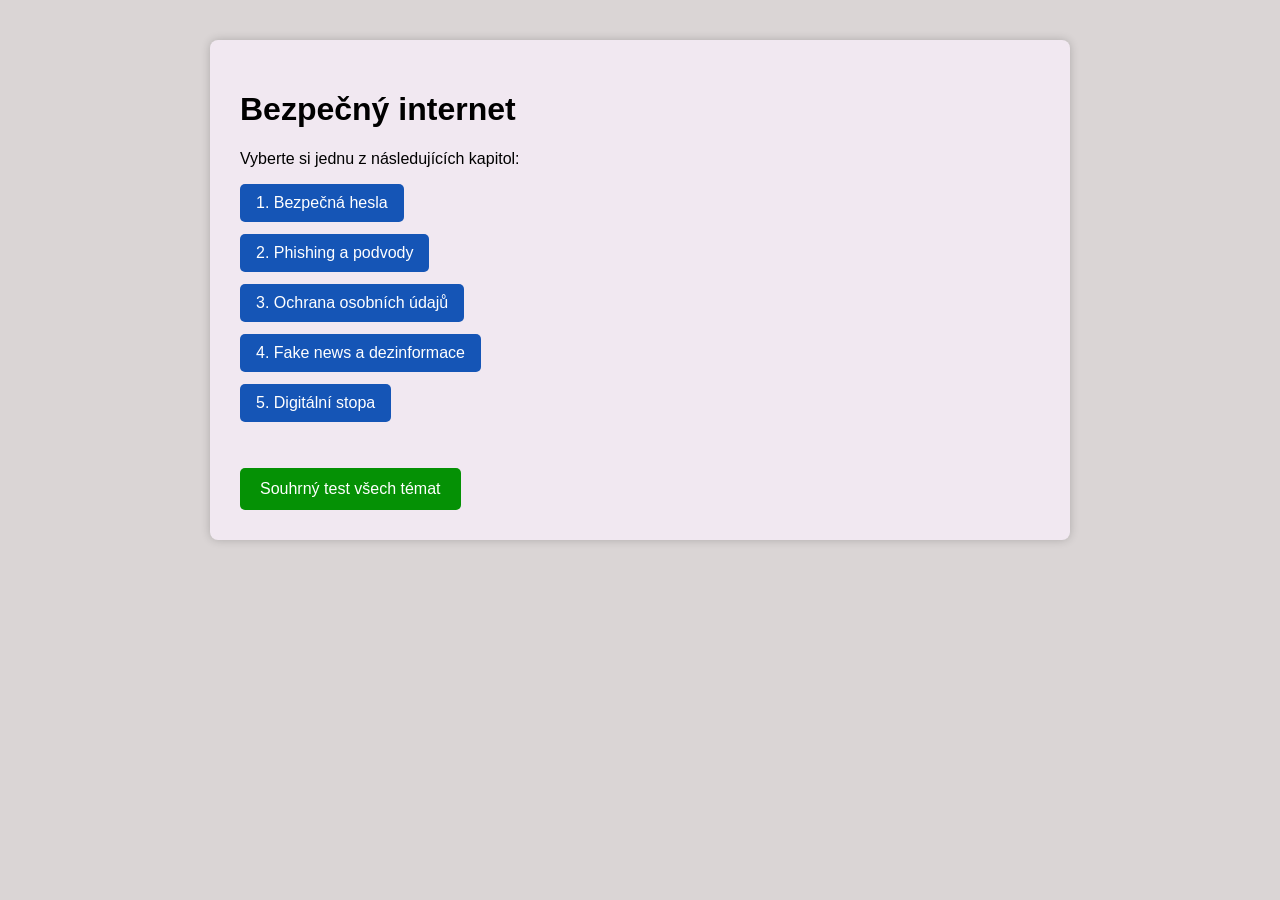
<file: index.html>
<!DOCTYPE html>
<html lang="cs">
<head>
    <meta charset="UTF-8">
    <title>Bezpečný internet</title>
    <link rel="stylesheet" href="style.css">
</head>
<body>
    <div class="card">
        <h1>Bezpečný internet</h1>
        <p>Vyberte si jednu z následujících kapitol:</p>

        <ul>
            <li><a href="tema1.html">1. Bezpečná hesla</a></li>
            <li><a href="tema2.html">2. Phishing a podvody</a></li>
            <li><a href="tema3.html">3. Ochrana osobních údajů</a></li>
            <li><a href="tema4.html">4. Fake news a dezinformace</a></li>
            <li><a href="tema5.html">5. Digitální stopa</a></li>
        </ul>
        <a href="test.html?tema=vse" class="test-button">
        Souhrný test všech témat
        </a>

    </div>
</body>
</html>
</file>
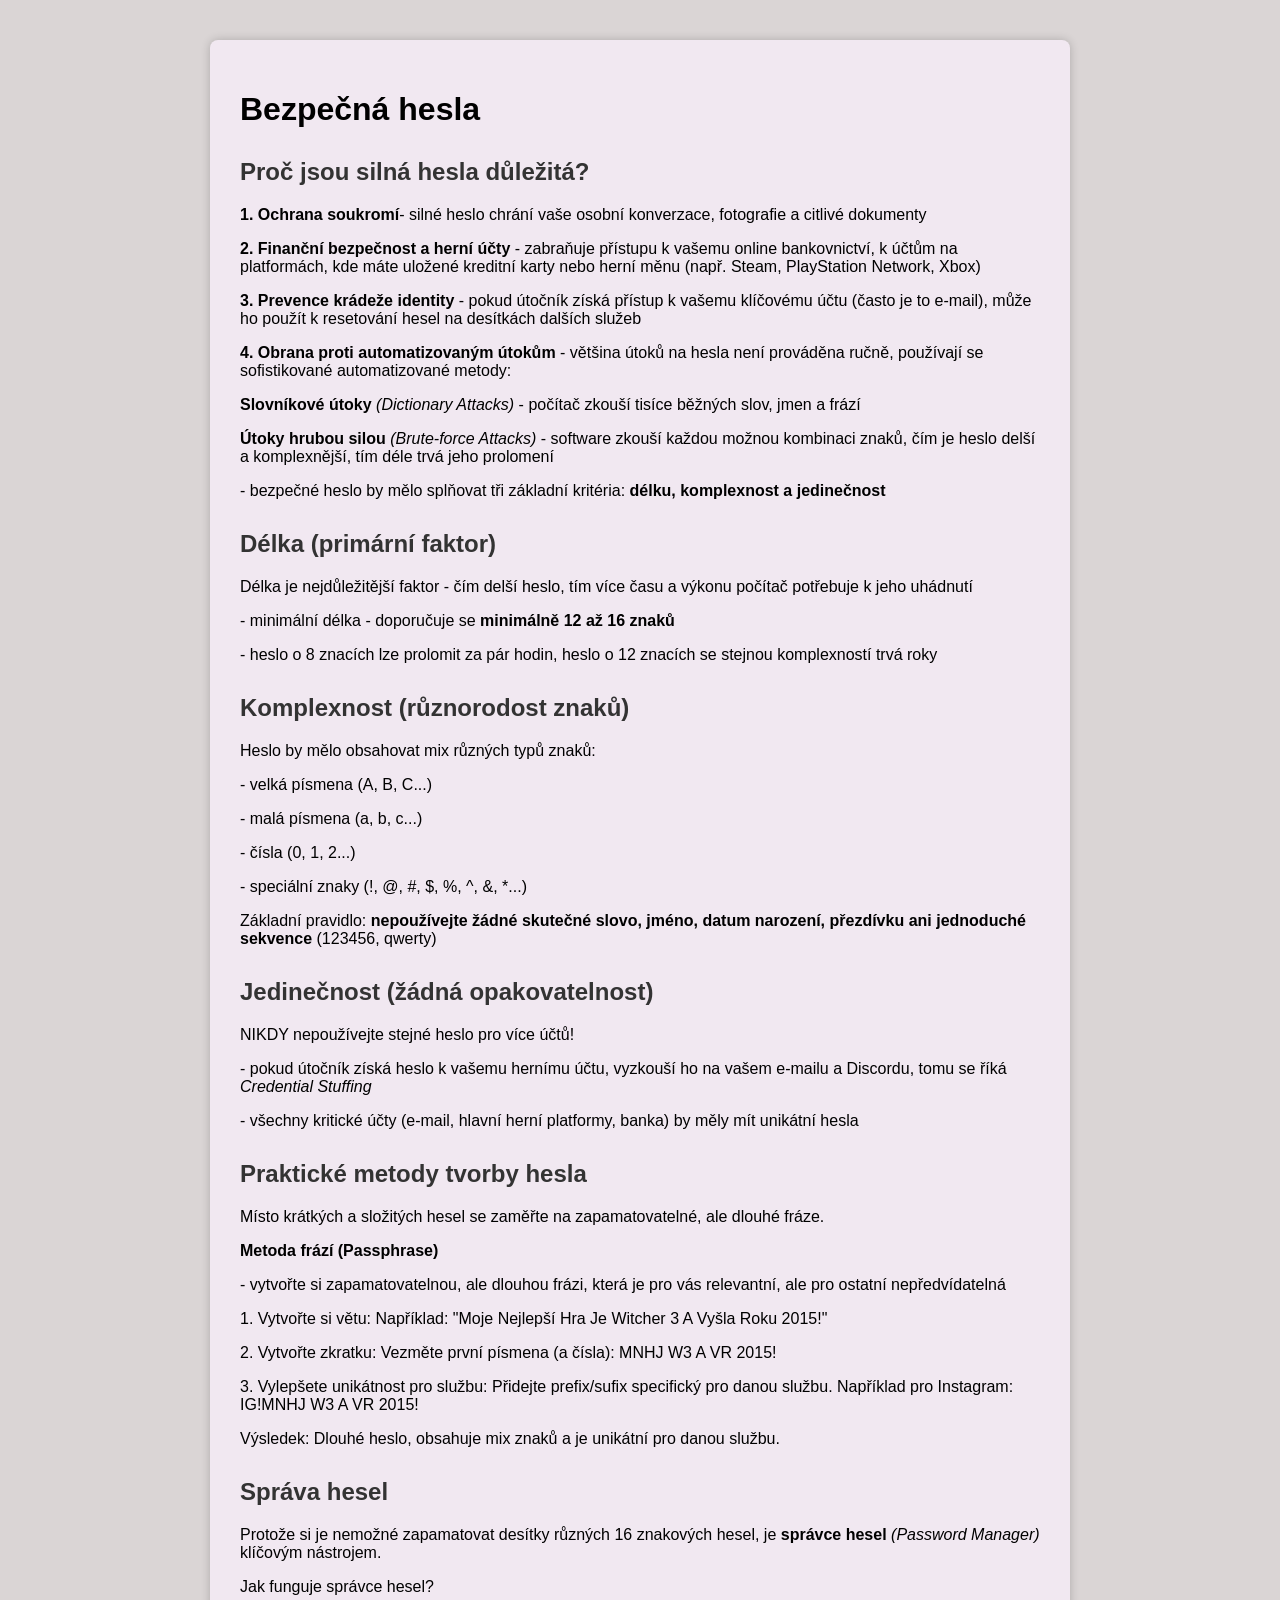
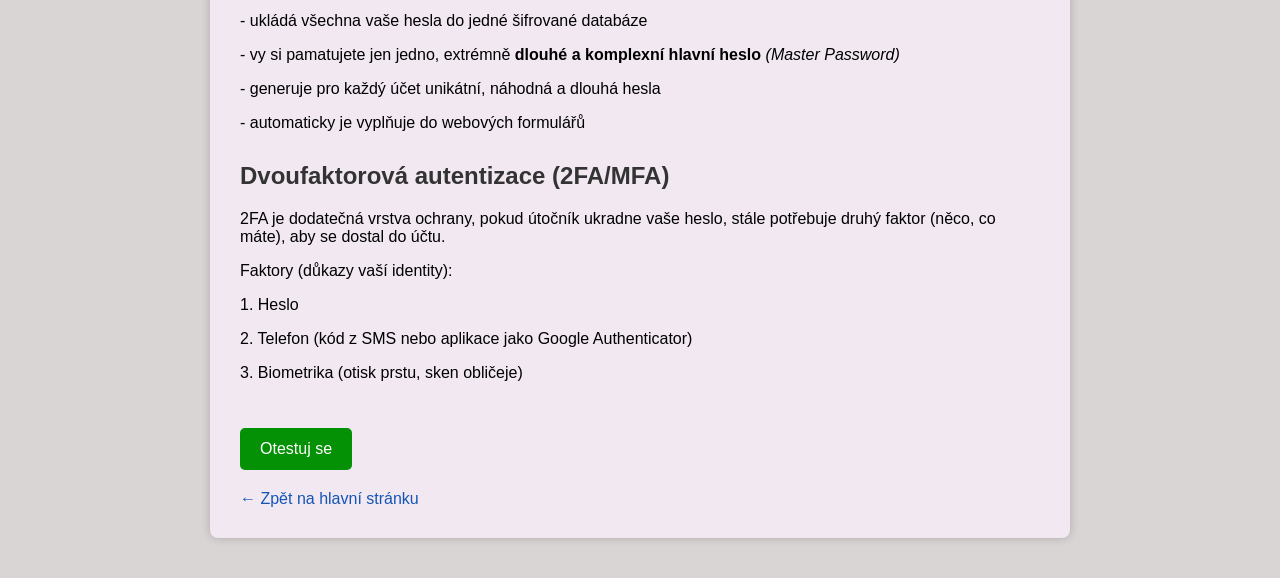
<file: tema1.html>
<!DOCTYPE html>
<html lang="cs">
<head>
    <meta charset="UTF-8">
    <title>Bezpečná hesla</title>
    <link rel="stylesheet" href="style.css">
</head>
<body>
    <div class="card">
        <h1>Bezpečná hesla</h1>

       <h2>Proč jsou silná hesla důležitá?</h2>
<p>
<b>1. Ochrana soukromí</b>- silné heslo chrání vaše osobní konverzace, fotografie a citlivé dokumenty 
</p>
<p>
<b>2. Finanční bezpečnost a herní účty</b> - zabraňuje přístupu k vašemu online bankovnictví, k účtům na platformách, kde máte uložené kreditní karty nebo herní měnu (např. Steam, PlayStation Network, Xbox)
</p>
<p>
<b>3. Prevence krádeže identity</b> - pokud útočník získá přístup k vašemu klíčovému účtu (často je to e-mail), může ho použít k resetování hesel na desítkách dalších služeb
</p>
<p>
<b>4. Obrana proti automatizovaným útokům</b> - většina útoků na hesla není prováděna ručně, používají se sofistikované automatizované metody:
</p>
<p>
<b>Slovníkové útoky</b> <i>(Dictionary Attacks)</i> - počítač zkouší tisíce běžných slov, jmen a frází
</p>
<p>
<b>Útoky hrubou silou</b> <i>(Brute-force Attacks)</i> - software zkouší každou možnou kombinaci znaků, čím je heslo delší a komplexnější, tím déle trvá jeho prolomení
</p>
<p>
 - bezpečné heslo by mělo splňovat tři základní kritéria: <b>délku, komplexnost a jedinečnost</b>
</p>

<h2>Délka (primární faktor)</h2>
<p>
Délka je nejdůležitější faktor - čím delší heslo, tím více času a výkonu počítač potřebuje k jeho uhádnutí
</p>
<p>
 - minimální délka - doporučuje se <b>minimálně 12 až 16 znaků</b>
</p>
<p>
 - heslo o 8 znacích lze prolomit za pár hodin, heslo o 12 znacích se stejnou komplexností trvá roky
</p>

<h2>Komplexnost (různorodost znaků)</h2>
<p>
Heslo by mělo obsahovat mix různých typů znaků:
</p>
<p>
 - velká písmena (A, B, C...)
</p>
<p>
 - malá písmena (a, b, c...)
</p>
<p>
 - čísla (0, 1, 2...)
</p>
<p>
 - speciální znaky (!, @, #, $, %, ^, &, *...)
</p>
<p>
Základní pravidlo: <b>nepoužívejte žádné skutečné slovo, jméno, datum narození, přezdívku ani jednoduché sekvence</b> (123456, qwerty)
</p>

<h2>Jedinečnost (žádná opakovatelnost)</h2>
<p>
NIKDY nepoužívejte stejné heslo pro více účtů!
</p>
<p>
 - pokud útočník získá heslo k vašemu hernímu účtu, vyzkouší ho na vašem e-mailu a Discordu, tomu se říká <i>Credential Stuffing</i>
</p>
<p>
 - všechny kritické účty (e-mail, hlavní herní platformy, banka) by měly mít unikátní hesla
</p>

<h2>Praktické metody tvorby hesla</h2>
<p>
Místo krátkých a složitých hesel se zaměřte na zapamatovatelné, ale dlouhé fráze.
</p>
<p>
<b>Metoda frází (Passphrase)</b>
</p>
<p>
 - vytvořte si zapamatovatelnou, ale dlouhou frázi, která je pro vás relevantní, ale pro ostatní nepředvídatelná
</p>
<p>
1. Vytvořte si větu: Například: "Moje Nejlepší Hra Je Witcher 3 A Vyšla Roku 2015!"
</p>
<p>
2. Vytvořte zkratku: Vezměte první písmena (a čísla): MNHJ W3 A VR 2015!
</p>
<p>
3. Vylepšete unikátnost pro službu: Přidejte prefix/sufix specifický pro danou službu. Například pro Instagram: IG!MNHJ W3 A VR 2015!
</p>
<p>
Výsledek: Dlouhé heslo, obsahuje mix znaků a je unikátní pro danou službu.
</p>

<h2>Správa hesel</h2>
<p>
Protože si je nemožné zapamatovat desítky různých 16 znakových hesel, je <b>správce hesel</b> <i>(Password Manager)</i> klíčovým nástrojem.
</p>
<p>
Jak funguje správce hesel?
</p>
<p>
 - ukládá všechna vaše hesla do jedné šifrované databáze
</p>
<p>
 - vy si pamatujete jen jedno, extrémně <b>dlouhé a komplexní hlavní heslo</b> <i>(Master Password)</i>
</p>
<p>
 - generuje pro každý účet unikátní, náhodná a dlouhá hesla
</p>
<p>
 - automaticky je vyplňuje do webových formulářů
</p>

<h2>Dvoufaktorová autentizace (2FA/MFA)</h2>
<p>
2FA je dodatečná vrstva ochrany, pokud útočník ukradne vaše heslo, stále potřebuje druhý faktor (něco, co máte), aby se dostal do účtu.
</p>
<p>
Faktory (důkazy vaší identity):
</p>
<p>
1. Heslo
</p>
<p>
2. Telefon (kód z SMS nebo aplikace jako Google Authenticator)
</p>
<p>
3. Biometrika (otisk prstu, sken obličeje)
</p>
<a href="test.html?tema=hesla" class="test-button">Otestuj se</a>
<br>
<a href="index.html" class="back-link">← Zpět na hlavní stránku</a>
    </div>
</body>

</html>
</file>
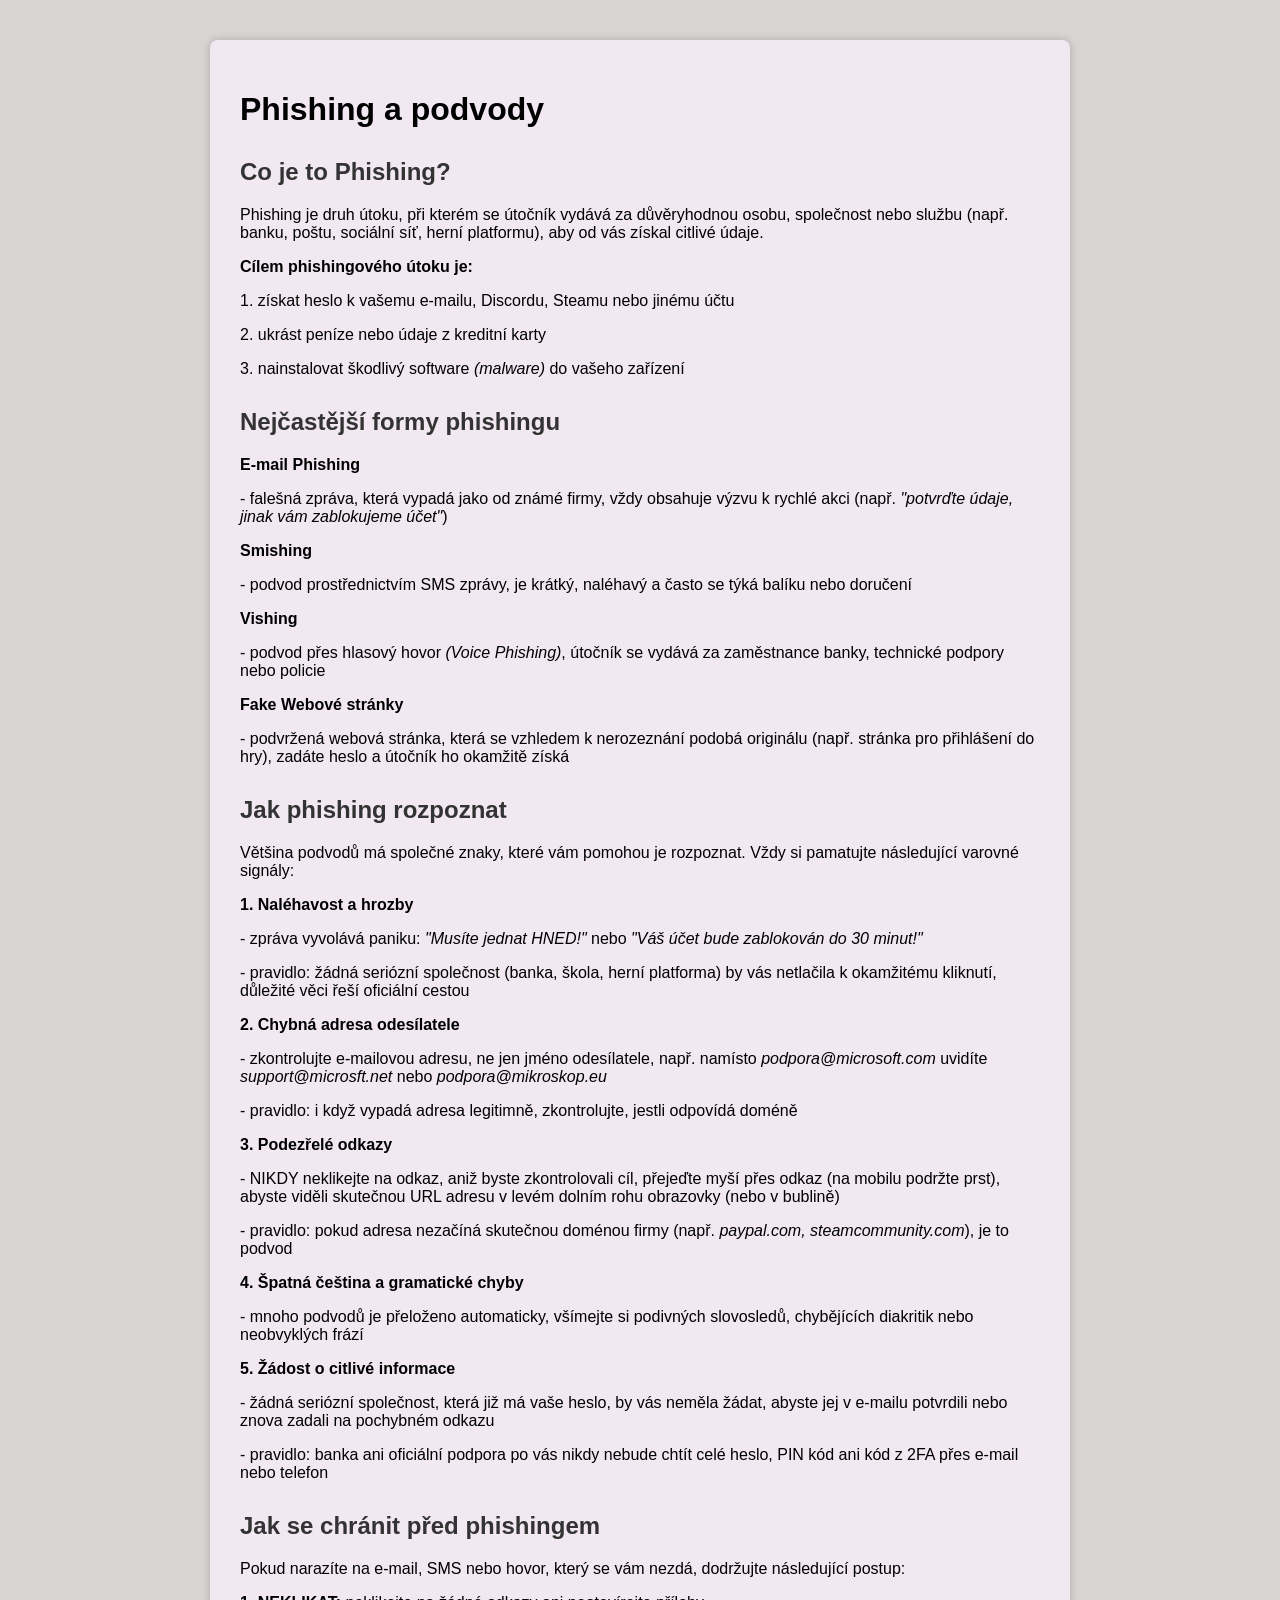
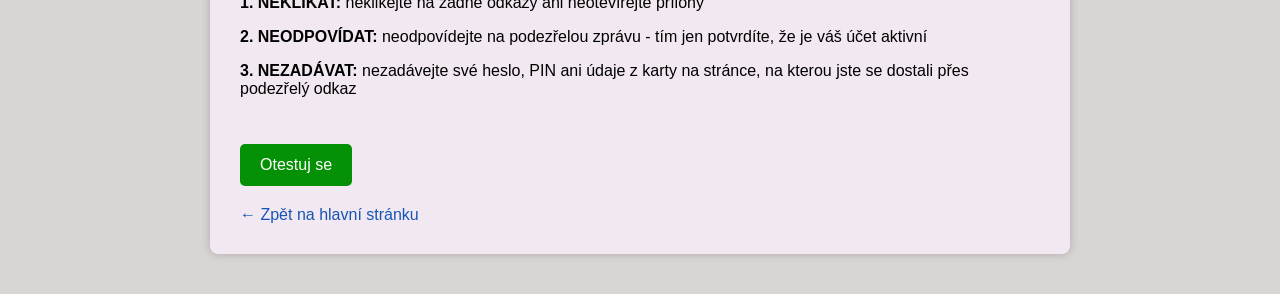
<file: tema2.html>
<!DOCTYPE html>
<html lang="cs">
<head>
    <meta charset="UTF-8">
    <title>Phishing a podvody</title>
    <link rel="stylesheet" href="style.css">
</head>
<body>
    <div class="card">
        <h1>Phishing a podvody</h1>

<h2>Co je to Phishing?</h2>
<p>
Phishing je druh útoku, při kterém se útočník vydává za důvěryhodnou osobu, společnost nebo službu (např. banku, poštu, sociální síť, herní platformu), aby od vás získal citlivé údaje.
</p>
<p>
<b>Cílem phishingového útoku je:</b>
</p>
<p>
1. získat heslo k vašemu e-mailu, Discordu, Steamu nebo jinému účtu
</p>
<p>
2. ukrást peníze nebo údaje z kreditní karty
</p>
<p>
3. nainstalovat škodlivý software <i>(malware)</i> do vašeho zařízení
</p>

<h2>Nejčastější formy phishingu</h2>
<p>
<b>E-mail Phishing</b>
</p>
<p>
 - falešná zpráva, která vypadá jako od známé firmy, vždy obsahuje výzvu k rychlé akci (např. <i>"potvrďte údaje, jinak vám zablokujeme účet"</i>)
</p>
<p>
<b>Smishing</b>
</p>
<p>
 - podvod prostřednictvím SMS zprávy, je krátký, naléhavý a často se týká balíku nebo doručení
</p>
<p>
<b>Vishing</b>  
</p>
<p>
 - podvod přes hlasový hovor <i>(Voice Phishing)</i>, útočník se vydává za zaměstnance banky, technické podpory nebo policie
</p>
<p>
<b>Fake Webové stránky</b>
</p>
<p>
 - podvržená webová stránka, která se vzhledem k nerozeznání podobá originálu (např. stránka pro přihlášení do hry), zadáte heslo a útočník ho okamžitě získá
</p>

<h2>Jak phishing rozpoznat</h2>
<p>
Většina podvodů má společné znaky, které vám pomohou je rozpoznat. Vždy si pamatujte následující varovné signály:
</p>
<p>
<b>1. Naléhavost a hrozby</b>
</p>
<p>
 - zpráva vyvolává paniku: <i>"Musíte jednat HNED!"</i> nebo <i>"Váš účet bude zablokován do 30 minut!"</i>
</p>
<p>
 - pravidlo: žádná seriózní společnost (banka, škola, herní platforma) by vás netlačila k okamžitému kliknutí, důležité věci řeší oficiální cestou
</p>
<p>
<b>2. Chybná adresa odesílatele</b>
</p>
<p>
 - zkontrolujte e-mailovou adresu, ne jen jméno odesílatele, např. namísto <i>podpora@microsoft.com</i> uvidíte <i>support@microsft.net</i> nebo <i>podpora@mikroskop.eu</i>
</p>
<p>
 - pravidlo: i když vypadá adresa legitimně, zkontrolujte, jestli odpovídá doméně
</p>
<p>
<b>3. Podezřelé odkazy</b>
</p>
<p>
 - NIKDY neklikejte na odkaz, aniž byste zkontrolovali cíl, přejeďte myší přes odkaz (na mobilu podržte prst), abyste viděli skutečnou URL adresu v levém dolním rohu obrazovky (nebo v bublině)
</p>
<p>
 - pravidlo: pokud adresa nezačíná skutečnou doménou firmy (např. <i>paypal.com, steamcommunity.com</i>), je to podvod
</p>
<p>
<b>4. Špatná čeština a gramatické chyby</b>
</p>
<p>
 - mnoho podvodů je přeloženo automaticky, všímejte si podivných slovosledů, chybějících diakritik nebo neobvyklých frází
</p>
<p>
<b>5. Žádost o citlivé informace</b>
</p>
<p>
 - žádná seriózní společnost, která již má vaše heslo, by vás neměla žádat, abyste jej v e-mailu potvrdili nebo znova zadali na pochybném odkazu
</p>
<p>
 - pravidlo: banka ani oficiální podpora po vás nikdy nebude chtít celé heslo, PIN kód ani kód z 2FA přes e-mail nebo telefon
</p>

<h2>Jak se chránit před phishingem</h2>
<p>
Pokud narazíte na e-mail, SMS nebo hovor, který se vám nezdá, dodržujte následující postup:
</p>
<p>
<b>1. NEKLIKAT:</b> neklikejte na žádné odkazy ani neotevírejte přílohy
</p>
<p>
<b>2. NEODPOVÍDAT:</b> neodpovídejte na podezřelou zprávu - tím jen potvrdíte, že je váš účet aktivní
</p>
<p>
<b>3. NEZADÁVAT:</b> nezadávejte své heslo, PIN ani údaje z karty na stránce, na kterou jste se dostali přes podezřelý odkaz
        </p>
<a href="test.html?tema=phishing" class="test-button">Otestuj se</a>
<br>
        <a href="index.html" class="back-link">← Zpět na hlavní stránku</a>
    </div>
</body>
</html>
</file>
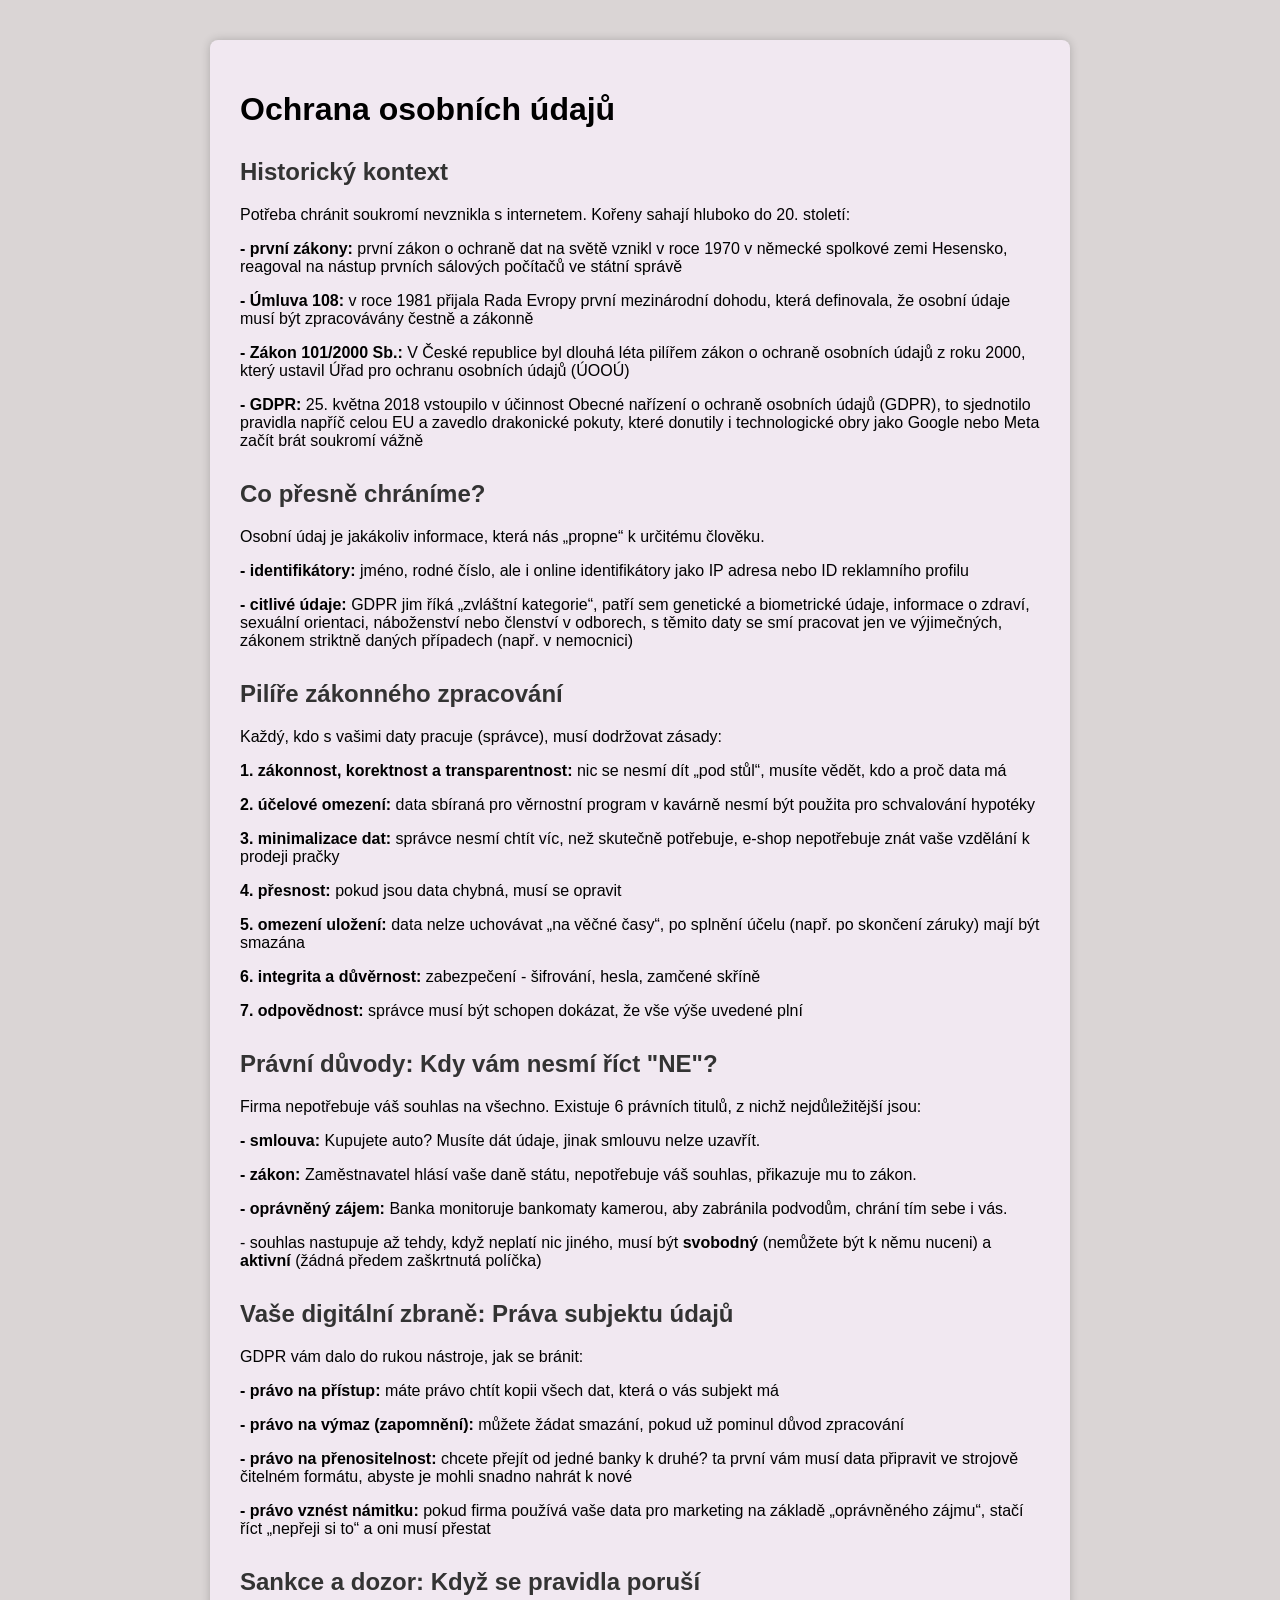
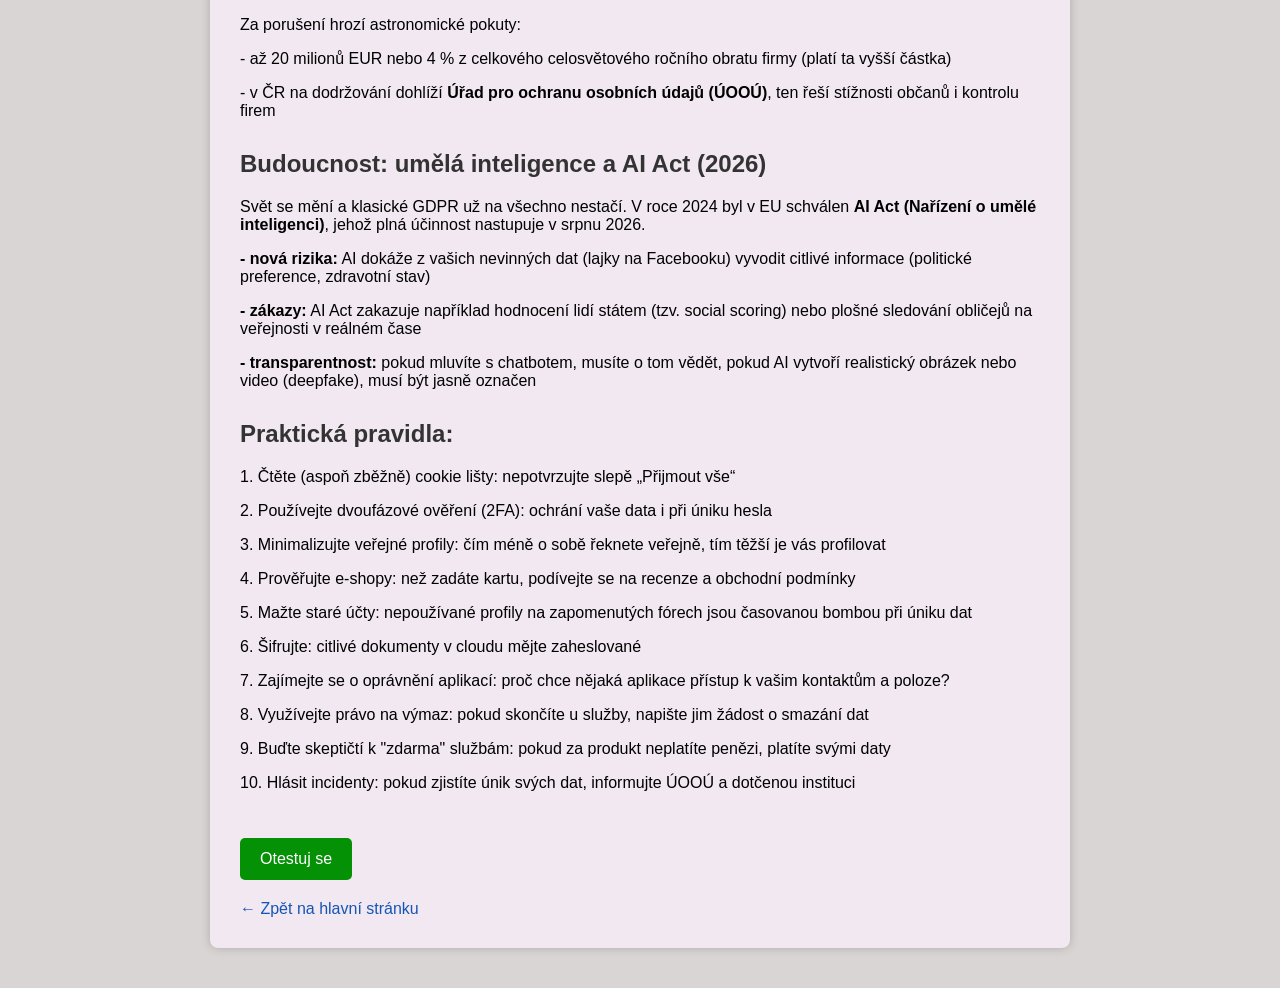
<file: tema3.html>
<!DOCTYPE html>
<html lang="cs">
<head>
    <meta charset="UTF-8">
    <title>Ochrana osobních údajů</title>
    <link rel="stylesheet" href="style.css">
</head>
<body>
    <div class="card">
        <h1>Ochrana osobních údajů</h1>

<h2>Historický kontext</h2>
<p>
Potřeba chránit soukromí nevznikla s internetem. Kořeny sahají hluboko do 20. století:
</p>
<p>
 <b>- první zákony:</b> první zákon o ochraně dat na světě vznikl v roce 1970 v německé spolkové zemi Hesensko, reagoval na nástup prvních sálových počítačů ve státní správě
</p>
<p>
<b>- Úmluva 108:</b> v roce 1981 přijala Rada Evropy první mezinárodní dohodu, která definovala, že osobní údaje musí být zpracovávány čestně a zákonně
</p>
<p>
 <b>- Zákon 101/2000 Sb.:</b> V České republice byl dlouhá léta pilířem zákon o ochraně osobních údajů z roku 2000, který ustavil Úřad pro ochranu osobních údajů (ÚOOÚ)
</p>
<p>
 <b>- GDPR:</b> 25. května 2018 vstoupilo v účinnost Obecné nařízení o ochraně osobních údajů (GDPR), to sjednotilo pravidla napříč celou EU a zavedlo drakonické pokuty, které donutily i technologické obry jako Google nebo Meta začít brát soukromí vážně
</p>

<h2>Co přesně chráníme?</h2>
<p>
Osobní údaj je jakákoliv informace, která nás „propne“ k určitému člověku.
</p>
<p>
 <b>- identifikátory:</b> jméno, rodné číslo, ale i online identifikátory jako IP adresa nebo ID reklamního profilu
</p>
<p>
 <b>- citlivé údaje:</b> GDPR jim říká „zvláštní kategorie“, patří sem genetické a biometrické údaje, informace o zdraví, sexuální orientaci, náboženství nebo členství v odborech, s těmito daty se smí pracovat jen ve výjimečných, zákonem striktně daných případech (např. v nemocnici)
</p>

<h2>Pilíře zákonného zpracování</h2>
<p>
Každý, kdo s vašimi daty pracuje (správce), musí dodržovat zásady:
</p>
<p>
<b>1. zákonnost, korektnost a transparentnost:</b> nic se nesmí dít „pod stůl“, musíte vědět, kdo a proč data má
</p>
<p>
<b>2. účelové omezení:</b> data sbíraná pro věrnostní program v kavárně nesmí být použita pro schvalování hypotéky
</p>
<p>
<b>3. minimalizace dat:</b> správce nesmí chtít víc, než skutečně potřebuje, e-shop nepotřebuje znát vaše vzdělání k prodeji pračky
</p>
<p>
<b>4. přesnost:</b> pokud jsou data chybná, musí se opravit
</p>
<p>
<b>5. omezení uložení:</b> data nelze uchovávat „na věčné časy“, po splnění účelu (např. po skončení záruky) mají být smazána
</p>
<p>
<b>6. integrita a důvěrnost:</b> zabezpečení - šifrování, hesla, zamčené skříně
</p>
<p>
<b>7. odpovědnost:</b> správce musí být schopen dokázat, že vše výše uvedené plní
</p>

<h2>Právní důvody: Kdy vám nesmí říct "NE"?</h2>
<p>
Firma nepotřebuje váš souhlas na všechno. Existuje 6 právních titulů, z nichž nejdůležitější jsou:
</p>
<p>
 <b>- smlouva:</b> Kupujete auto? Musíte dát údaje, jinak smlouvu nelze uzavřít.
</p>
<p>
 <b>- zákon:</b> Zaměstnavatel hlásí vaše daně státu, nepotřebuje váš souhlas, přikazuje mu to zákon.
</p>
<p>
 <b>- oprávněný zájem:</b> Banka monitoruje bankomaty kamerou, aby zabránila podvodům, chrání tím sebe i vás.
</p>
<p>
 - souhlas nastupuje až tehdy, když neplatí nic jiného, musí být <b>svobodný</b> (nemůžete být k němu nuceni) a <b>aktivní</b> (žádná předem zaškrtnutá políčka)
</p>

<h2>Vaše digitální zbraně: Práva subjektu údajů</h2>
<p>
GDPR vám dalo do rukou nástroje, jak se bránit:
</p>
<p>
<b> - právo na přístup:</b> máte právo chtít kopii všech dat, která o vás subjekt má
</p>
<p>
 <b>- právo na výmaz (zapomnění):</b> můžete žádat smazání, pokud už pominul důvod zpracování
</p>
<p>
 <b>- právo na přenositelnost:</b> chcete přejít od jedné banky k druhé? ta první vám musí data připravit ve strojově čitelném formátu, abyste je mohli snadno nahrát k nové
</p>
<p>
 <b>- právo vznést námitku:</b> pokud firma používá vaše data pro marketing na základě „oprávněného zájmu“, stačí říct „nepřeji si to“ a oni musí přestat
</p>

<h2>Sankce a dozor: Když se pravidla poruší</h2>
<p>
Za porušení hrozí astronomické pokuty:
</p>
<p>
 - až 20 milionů EUR nebo 4 % z celkového celosvětového ročního obratu firmy (platí ta vyšší částka)
</p>
<p>
 - v ČR na dodržování dohlíží <b>Úřad pro ochranu osobních údajů (ÚOOÚ)</b>, ten řeší stížnosti občanů i kontrolu firem
</p>

<h2>Budoucnost: umělá inteligence a AI Act (2026)</h2>
<p>
Svět se mění a klasické GDPR už na všechno nestačí. V roce 2024 byl v EU schválen <b>AI Act (Nařízení o umělé inteligenci)</b>, jehož plná účinnost nastupuje v srpnu 2026.
</p>
<p>
 <b>- nová rizika:</b> AI dokáže z vašich nevinných dat (lajky na Facebooku) vyvodit citlivé informace (politické preference, zdravotní stav)
</p>
<p>
<b> - zákazy:</b> AI Act zakazuje například hodnocení lidí státem (tzv. social scoring) nebo plošné sledování obličejů na veřejnosti v reálném čase
</p>
<p>
 <b>- transparentnost:</b> pokud mluvíte s chatbotem, musíte o tom vědět, pokud AI vytvoří realistický obrázek nebo video (deepfake), musí být jasně označen
</p>

<h2>Praktická pravidla:</h2>
<p>
1. Čtěte (aspoň zběžně) cookie lišty: nepotvrzujte slepě „Přijmout vše“
</p>
<p>
2. Používejte dvoufázové ověření (2FA): ochrání vaše data i při úniku hesla
</p>
<p>
3. Minimalizujte veřejné profily: čím méně o sobě řeknete veřejně, tím těžší je vás profilovat
</p>
<p>
4. Prověřujte e-shopy: než zadáte kartu, podívejte se na recenze a obchodní podmínky
</p>
<p>
5. Mažte staré účty: nepoužívané profily na zapomenutých fórech jsou časovanou bombou při úniku dat
</p>
<p>
6. Šifrujte: citlivé dokumenty v cloudu mějte zaheslované
</p>
<p>
7. Zajímejte se o oprávnění aplikací: proč chce nějaká aplikace přístup k vašim kontaktům a poloze?
</p>
<p>
8. Využívejte právo na výmaz: pokud skončíte u služby, napište jim žádost o smazání dat
</p>
<p>
9. Buďte skeptičtí k "zdarma" službám: pokud za produkt neplatíte penězi, platíte svými daty
</p>
<p>
10. Hlásit incidenty: pokud zjistíte únik svých dat, informujte ÚOOÚ a dotčenou instituci
        </p>
<a href="test.html?tema=ochrana" class="test-button">Otestuj se</a>
<br>
        <a href="index.html" class="back-link">← Zpět na hlavní stránku</a>
    </div>
</body>
</html>
</file>
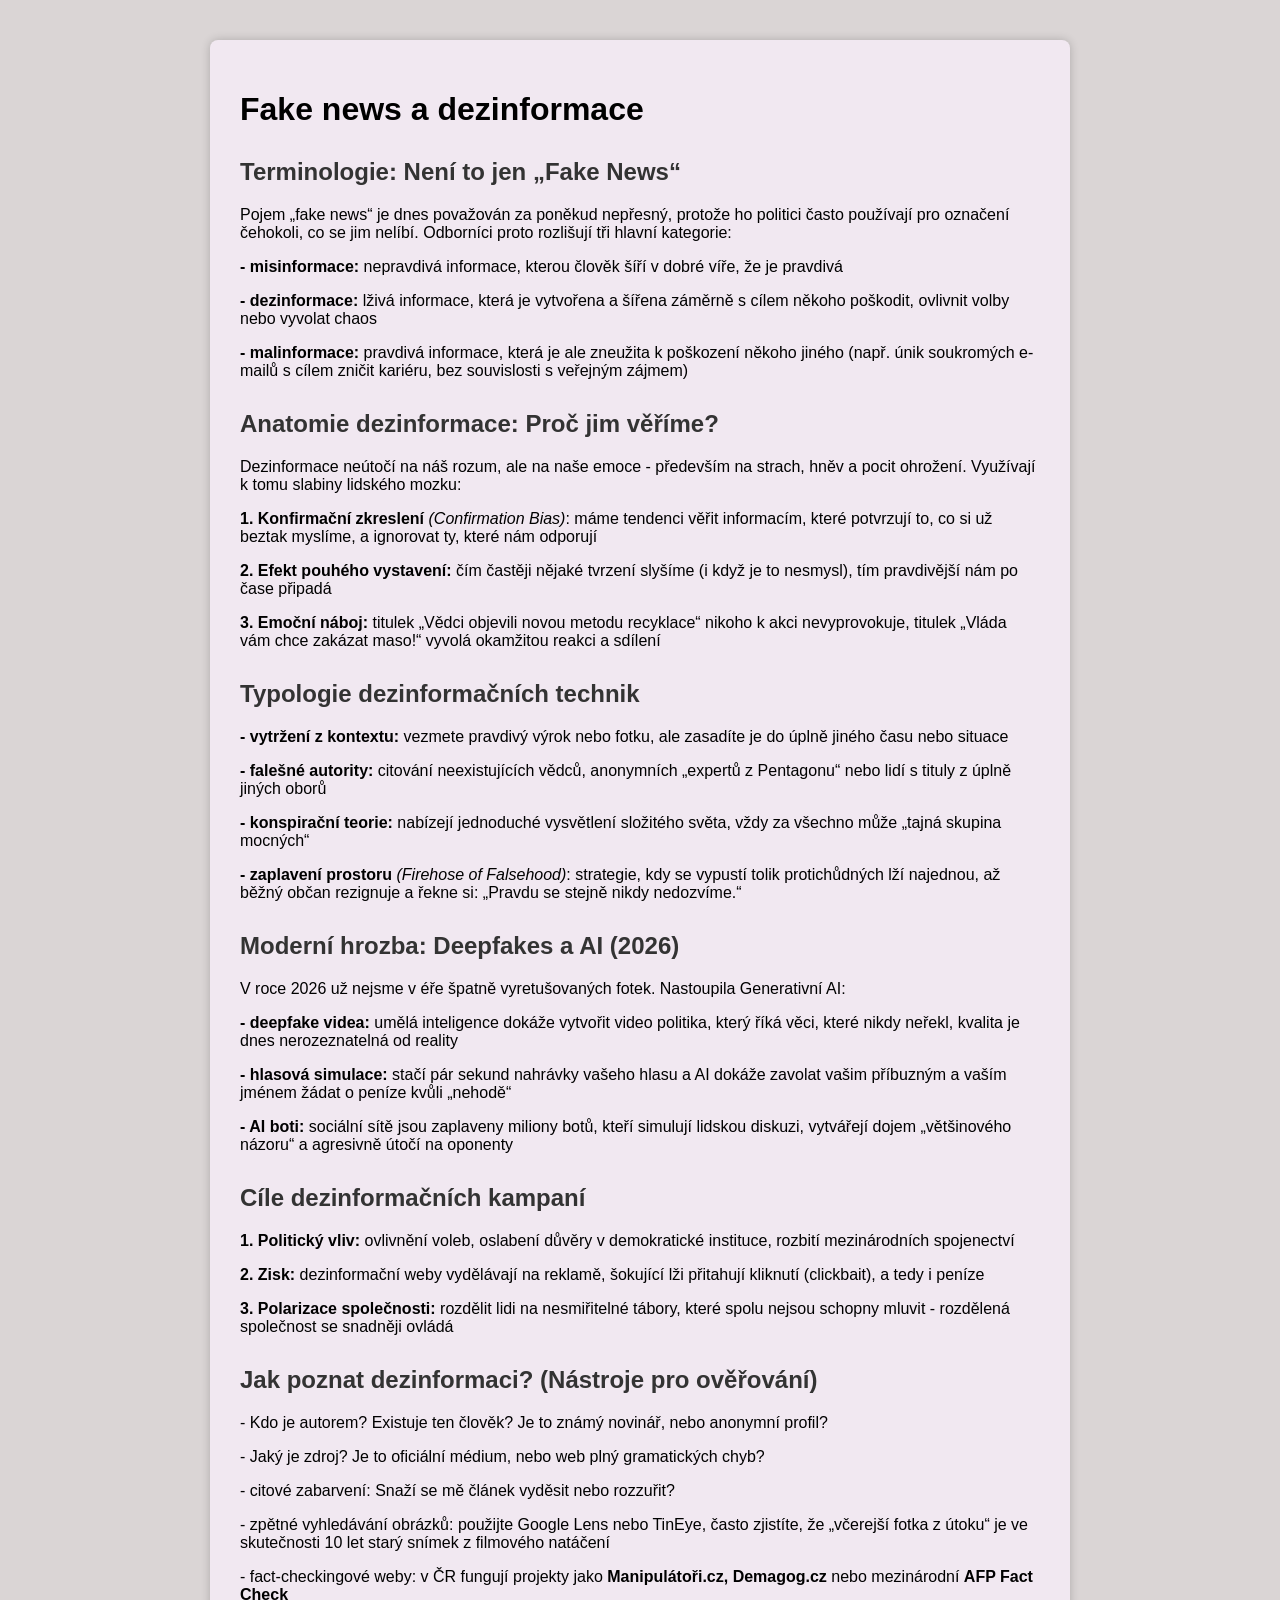
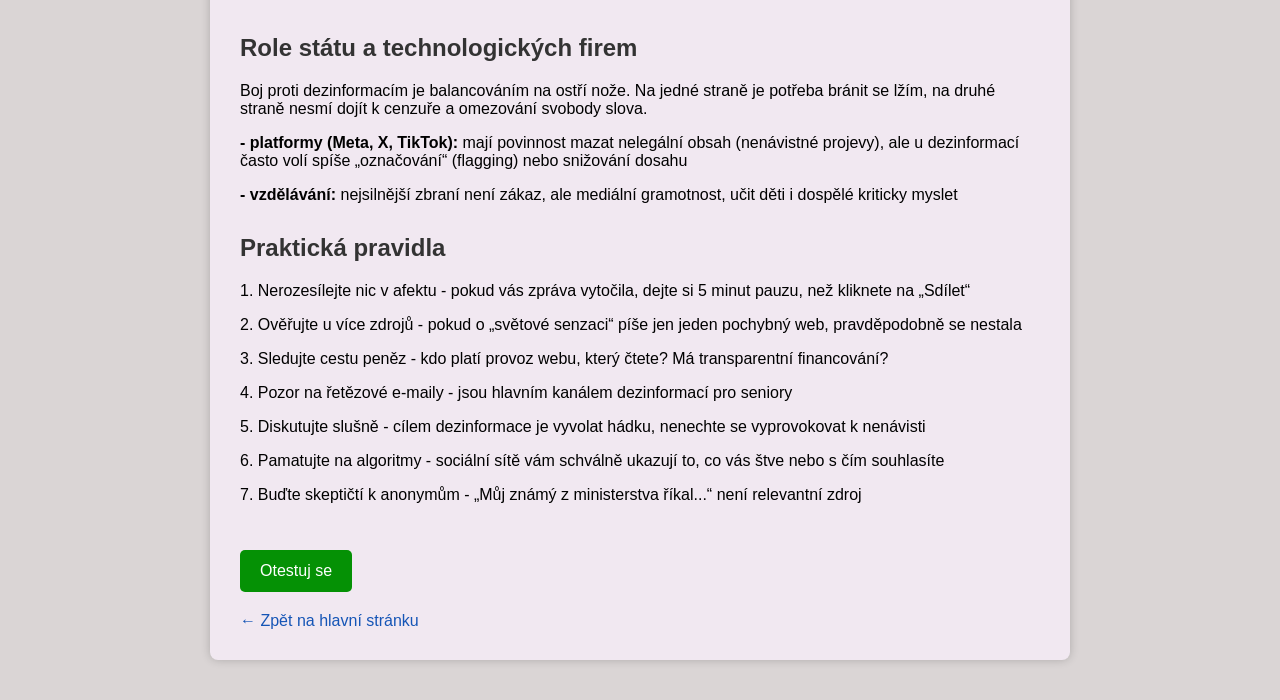
<file: tema4.html>
<!DOCTYPE html>
<html lang="cs">
<head>
    <meta charset="UTF-8">
    <title>Fake news a dezinformace</title>
    <link rel="stylesheet" href="style.css">
</head>
<body>
    <div class="card">
        <h1>Fake news a dezinformace</h1>

<h2>Terminologie: Není to jen „Fake News“</h2>
<p>
Pojem „fake news“ je dnes považován za poněkud nepřesný, protože ho politici často používají pro označení čehokoli, co se jim nelíbí. Odborníci proto rozlišují tři hlavní kategorie:
</p>
<p>
 <b>- misinformace:</b> nepravdivá informace, kterou člověk šíří v dobré víře, že je pravdivá
</p>
<p>
 <b>- dezinformace:</b> lživá informace, která je vytvořena a šířena záměrně s cílem někoho poškodit, ovlivnit volby nebo vyvolat chaos
</p>
<p>
 <b>- malinformace:</b> pravdivá informace, která je ale zneužita k poškození někoho jiného (např. únik soukromých e-mailů s cílem zničit kariéru, bez souvislosti s veřejným zájmem)
</p>

<h2>Anatomie dezinformace: Proč jim věříme?</h2>
<p>
Dezinformace neútočí na náš rozum, ale na naše emoce - především na strach, hněv a pocit ohrožení. Využívají k tomu slabiny lidského mozku:
</p>
<p>
<b>1. Konfirmační zkreslení</b> <i>(Confirmation Bias)</i>: máme tendenci věřit informacím, které potvrzují to, co si už beztak myslíme, a ignorovat ty, které nám odporují
</p>
<p>
<b>2. Efekt pouhého vystavení:</b> čím častěji nějaké tvrzení slyšíme (i když je to nesmysl), tím pravdivější nám po čase připadá
</p>
<p>
<b>3. Emoční náboj:</b> titulek „Vědci objevili novou metodu recyklace“ nikoho k akci nevyprovokuje, titulek „Vláda vám chce zakázat maso!“ vyvolá okamžitou reakci a sdílení
</p>

<h2>Typologie dezinformačních technik</h2>
<p>
 <b>- vytržení z kontextu:</b> vezmete pravdivý výrok nebo fotku, ale zasadíte je do úplně jiného času nebo situace
</p>
<p>
 <b>- falešné autority:</b> citování neexistujících vědců, anonymních „expertů z Pentagonu“ nebo lidí s tituly z úplně jiných oborů
</p>
<p>
 <b>- konspirační teorie:</b> nabízejí jednoduché vysvětlení složitého světa, vždy za všechno může „tajná skupina mocných“
</p>
<p>
 <b>- zaplavení prostoru</b> <i>(Firehose of Falsehood)</i>: strategie, kdy se vypustí tolik protichůdných lží najednou, až běžný občan rezignuje a řekne si: „Pravdu se stejně nikdy nedozvíme.“
</p>

<h2>Moderní hrozba: Deepfakes a AI (2026)</h2>
<p>
V roce 2026 už nejsme v éře špatně vyretušovaných fotek. Nastoupila Generativní AI:
</p>
        <p>
 <b>- deepfake videa:</b> umělá inteligence dokáže vytvořit video politika, který říká věci, které nikdy neřekl, kvalita je dnes nerozeznatelná od reality
</p>
<p>
 <b>- hlasová simulace:</b> stačí pár sekund nahrávky vašeho hlasu a AI dokáže zavolat vašim příbuzným a vaším jménem žádat o peníze kvůli „nehodě“
</p>
<p>
 <b>- AI boti:</b> sociální sítě jsou zaplaveny miliony botů, kteří simulují lidskou diskuzi, vytvářejí dojem „většinového názoru“ a agresivně útočí na oponenty
</p>

<h2>Cíle dezinformačních kampaní</h2>
<p>
<b>1. Politický vliv:</b> ovlivnění voleb, oslabení důvěry v demokratické instituce, rozbití mezinárodních spojenectví
</p>
<p>
<b>2. Zisk:</b> dezinformační weby vydělávají na reklamě, šokující lži přitahují kliknutí (clickbait), a tedy i peníze
</p>
<p>
<b>3. Polarizace společnosti:</b> rozdělit lidi na nesmiřitelné tábory, které spolu nejsou schopny mluvit - rozdělená společnost se snadněji ovládá
</p>

<h2>Jak poznat dezinformaci? (Nástroje pro ověřování)</h2>
<p>
 - Kdo je autorem? Existuje ten člověk? Je to známý novinář, nebo anonymní profil?
</p>
<p>
 - Jaký je zdroj? Je to oficiální médium, nebo web plný gramatických chyb?
</p>
<p>
 - citové zabarvení: Snaží se mě článek vyděsit nebo rozzuřit? 
</p>
<p>
 - zpětné vyhledávání obrázků: použijte Google Lens nebo TinEye, často zjistíte, že „včerejší fotka z útoku“ je ve skutečnosti 10 let starý snímek z filmového natáčení
</p>
<p>
 - fact-checkingové weby: v ČR fungují projekty jako <b>Manipulátoři.cz, Demagog.cz</b> nebo mezinárodní <b>AFP Fact Check</b>
</p>

<h2>Role státu a technologických firem</h2>
<p>
Boj proti dezinformacím je balancováním na ostří nože. Na jedné straně je potřeba bránit se lžím, na druhé straně nesmí dojít k cenzuře a omezování svobody slova.
</p>
<p>
 <b>- platformy (Meta, X, TikTok):</b> mají povinnost mazat nelegální obsah (nenávistné projevy), ale u dezinformací často volí spíše „označování“ (flagging) nebo snižování dosahu
</p>
<p>
 <b>- vzdělávání:</b> nejsilnější zbraní není zákaz, ale mediální gramotnost, učit děti i dospělé kriticky myslet
</p>

<h2>Praktická pravidla</h2>
<p>
1. Nerozesílejte nic v afektu - pokud vás zpráva vytočila, dejte si 5 minut pauzu, než kliknete na „Sdílet“
</p>
<p>
2. Ověřujte u více zdrojů - pokud o „světové senzaci“ píše jen jeden pochybný web, pravděpodobně se nestala
</p>
<p>
3. Sledujte cestu peněz - kdo platí provoz webu, který čtete? Má transparentní financování?
</p>
<p>
4. Pozor na řetězové e-maily - jsou hlavním kanálem dezinformací pro seniory
</p>
<p>
5. Diskutujte slušně - cílem dezinformace je vyvolat hádku, nenechte se vyprovokovat k nenávisti
</p>
<p>
6. Pamatujte na algoritmy - sociální sítě vám schválně ukazují to, co vás štve nebo s čím souhlasíte
</p>
<p>
7. Buďte skeptičtí k anonymům - „Můj známý z ministerstva říkal...“ není relevantní zdroj
</p>
<a href="test.html?tema=fakenews" class="test-button">Otestuj se</a>
<br>
        <a href="index.html" class="back-link">← Zpět na hlavní stránku</a>
    </div>
</body>
</html>
</file>
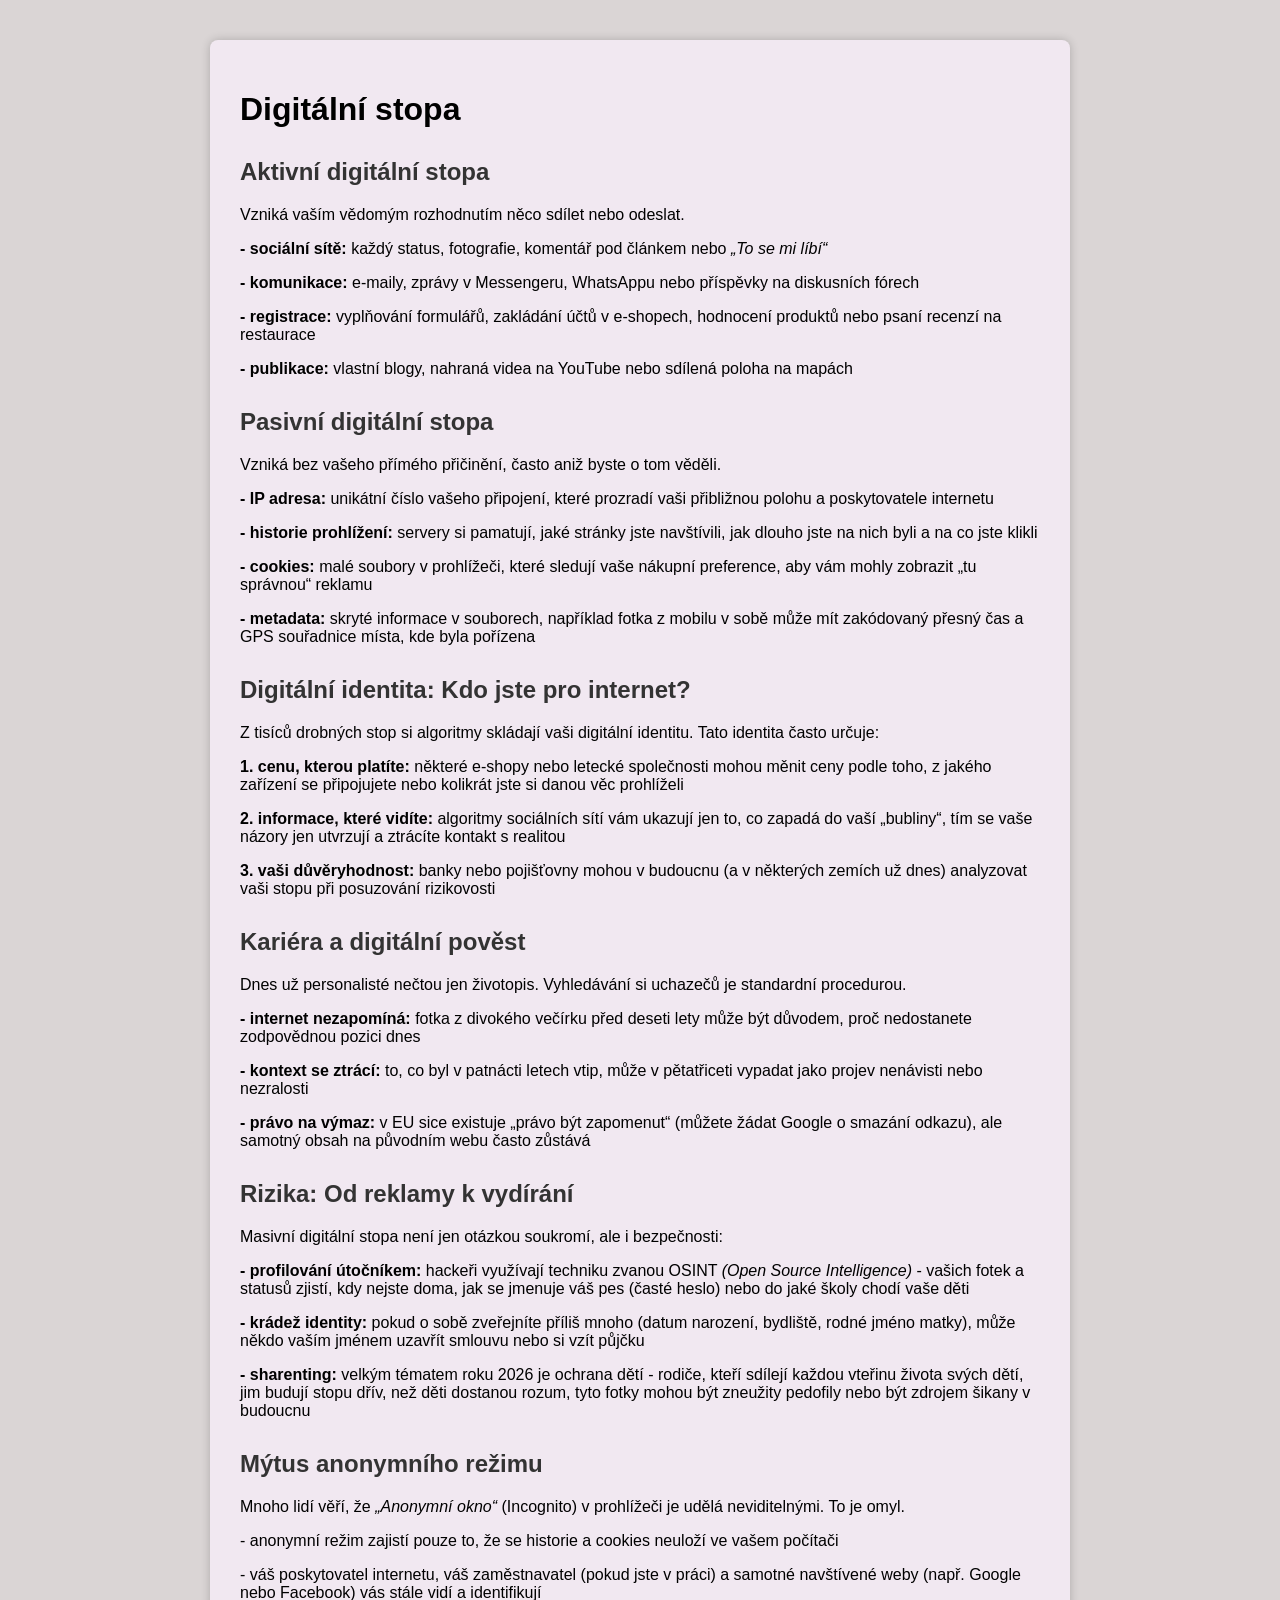
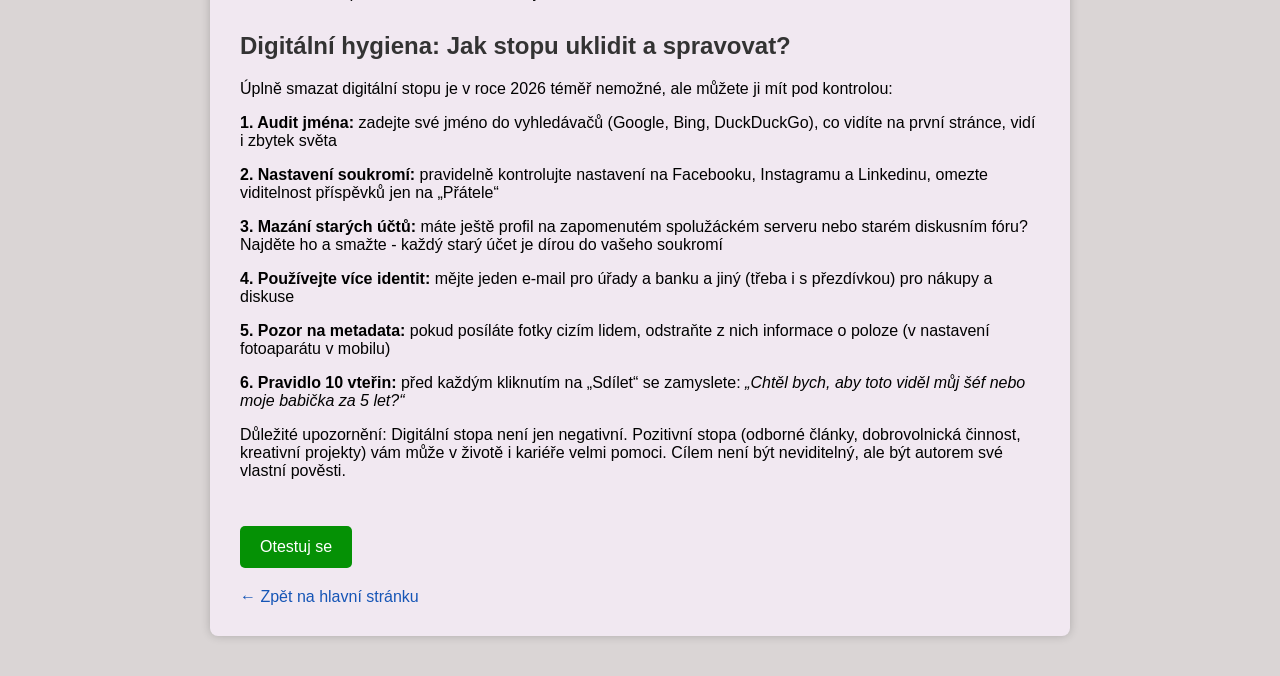
<file: tema5.html>
<!DOCTYPE html>
<html lang="cs">
<head>
    <meta charset="UTF-8">
    <title>Digitální stopa</title>
    <link rel="stylesheet" href="style.css">
</head>
<body>
    <div class="card">
        <h1>Digitální stopa</h1>

<h2>Aktivní digitální stopa</h2>
<p>
Vzniká vaším vědomým rozhodnutím něco sdílet nebo odeslat.
</p>
<p>
 <b>- sociální sítě:</b> každý status, fotografie, komentář pod článkem nebo <i>„To se mi líbí“</i>
</p>
<p>
 <b>- komunikace:</b> e-maily, zprávy v Messengeru, WhatsAppu nebo příspěvky na diskusních fórech
</p>
<p>
 <b>- registrace:</b> vyplňování formulářů, zakládání účtů v e-shopech, hodnocení produktů nebo psaní recenzí na restaurace
</p>
<p>
 <b>- publikace:</b> vlastní blogy, nahraná videa na YouTube nebo sdílená poloha na mapách
</p>

<h2>Pasivní digitální stopa</h2>
<p>
Vzniká bez vašeho přímého přičinění, často aniž byste o tom věděli.
</p>
<p>
 <b>- IP adresa:</b> unikátní číslo vašeho připojení, které prozradí vaši přibližnou polohu a poskytovatele internetu
</p>
<p>
 <b>- historie prohlížení:</b> servery si pamatují, jaké stránky jste navštívili, jak dlouho jste na nich byli a na co jste klikli
</p>
<p>
 <b>- cookies:</b> malé soubory v prohlížeči, které sledují vaše nákupní preference, aby vám mohly zobrazit „tu správnou“ reklamu
</p>
<p>
 <b>- metadata:</b> skryté informace v souborech, například fotka z mobilu v sobě může mít zakódovaný přesný čas a GPS souřadnice místa, kde byla pořízena
</p>

<h2>Digitální identita: Kdo jste pro internet?</h2>
<p>
Z tisíců drobných stop si algoritmy skládají vaši digitální identitu. Tato identita často určuje:
</p>
<p>
<b>1. cenu, kterou platíte:</b> některé e-shopy nebo letecké společnosti mohou měnit ceny podle toho, z jakého zařízení se připojujete nebo kolikrát jste si danou věc prohlíželi
</p>
<p>
<b>2. informace, které vidíte:</b> algoritmy sociálních sítí vám ukazují jen to, co zapadá do vaší „bubliny“, tím se vaše názory jen utvrzují a ztrácíte kontakt s realitou
</p>
<p>
<b>3. vaši důvěryhodnost:</b> banky nebo pojišťovny mohou v budoucnu (a v některých zemích už dnes) analyzovat vaši stopu při posuzování rizikovosti
</p>

<h2>Kariéra a digitální pověst</h2>
<p>
Dnes už personalisté nečtou jen životopis. Vyhledávání si uchazečů je standardní procedurou.
</p>
<p>
<b> - internet nezapomíná:</b> fotka z divokého večírku před deseti lety může být důvodem, proč nedostanete zodpovědnou pozici dnes
</p>
<p>
 <b>- kontext se ztrácí:</b> to, co byl v patnácti letech vtip, může v pětatřiceti vypadat jako projev nenávisti nebo nezralosti
</p>
<p>
<b> - právo na výmaz:</b> v EU sice existuje „právo být zapomenut“ (můžete žádat Google o smazání odkazu), ale samotný obsah na původním webu často zůstává
</p>

<h2>Rizika: Od reklamy k vydírání</h2>
<p>
Masivní digitální stopa není jen otázkou soukromí, ale i bezpečnosti:
</p>
<p>
<b> - profilování útočníkem:</b> hackeři využívají techniku zvanou OSINT <i>(Open Source Intelligence)</i> - vašich fotek a statusů zjistí, kdy nejste doma, jak se jmenuje váš pes (časté heslo) nebo do jaké školy chodí vaše děti
</p>
<p>
<b> - krádež identity:</b> pokud o sobě zveřejníte příliš mnoho (datum narození, bydliště, rodné jméno matky), může někdo vaším jménem uzavřít smlouvu nebo si vzít půjčku
</p>
<p>
<b> - sharenting:</b> velkým tématem roku 2026 je ochrana dětí - rodiče, kteří sdílejí každou vteřinu života svých dětí, jim budují stopu dřív, než děti dostanou rozum, tyto fotky mohou být zneužity pedofily nebo být zdrojem šikany v budoucnu
</p>

<h2>Mýtus anonymního režimu</h2>
<p>
Mnoho lidí věří, že <i>„Anonymní okno“</i> (Incognito) v prohlížeči je udělá neviditelnými. To je omyl.
</p>
<p>
 - anonymní režim zajistí pouze to, že se historie a cookies neuloží ve vašem počítači
</p>
<p>
 - váš poskytovatel internetu, váš zaměstnavatel (pokud jste v práci) a samotné navštívené weby (např. Google nebo Facebook) vás stále vidí a identifikují
</p>

<h2>Digitální hygiena: Jak stopu uklidit a spravovat?</h2>
<p>
Úplně smazat digitální stopu je v roce 2026 téměř nemožné, ale můžete ji mít pod kontrolou:
</p>
<p>
<b>1. Audit jména:</b> zadejte své jméno do vyhledávačů (Google, Bing, DuckDuckGo), co vidíte na první stránce, vidí i zbytek světa
</p>
<p>
<b>2. Nastavení soukromí:</b> pravidelně kontrolujte nastavení na Facebooku, Instagramu a Linkedinu, omezte viditelnost příspěvků jen na „Přátele“
</p>
<p>
<b>3. Mazání starých účtů:</b> máte ještě profil na zapomenutém spolužáckém serveru nebo starém diskusním fóru? Najděte ho a smažte - každý starý účet je dírou do vašeho soukromí
</p>
<p>
<b>4. Používejte více identit:</b> mějte jeden e-mail pro úřady a banku a jiný (třeba i s přezdívkou) pro nákupy a diskuse
</p>
<p>
<b>5. Pozor na metadata:</b> pokud posíláte fotky cizím lidem, odstraňte z nich informace o poloze (v nastavení fotoaparátu v mobilu)
</p>
<p>
<b>6. Pravidlo 10 vteřin:</b> před každým kliknutím na „Sdílet“ se zamyslete: <i>„Chtěl bych, aby toto viděl můj šéf nebo moje babička za 5 let?“</i>
</p>
<p>
Důležité upozornění: Digitální stopa není jen negativní. Pozitivní stopa (odborné články, dobrovolnická činnost, kreativní projekty) vám může v životě i kariéře velmi pomoci. Cílem není být neviditelný, ale být autorem své vlastní pověsti.
</p>
<a href="test.html?tema=stopa" class="test-button">Otestuj se</a>
<br>
        <a href="index.html" class="back-link">← Zpět na hlavní stránku</a>
    </div>
</body>
</html>
</file>
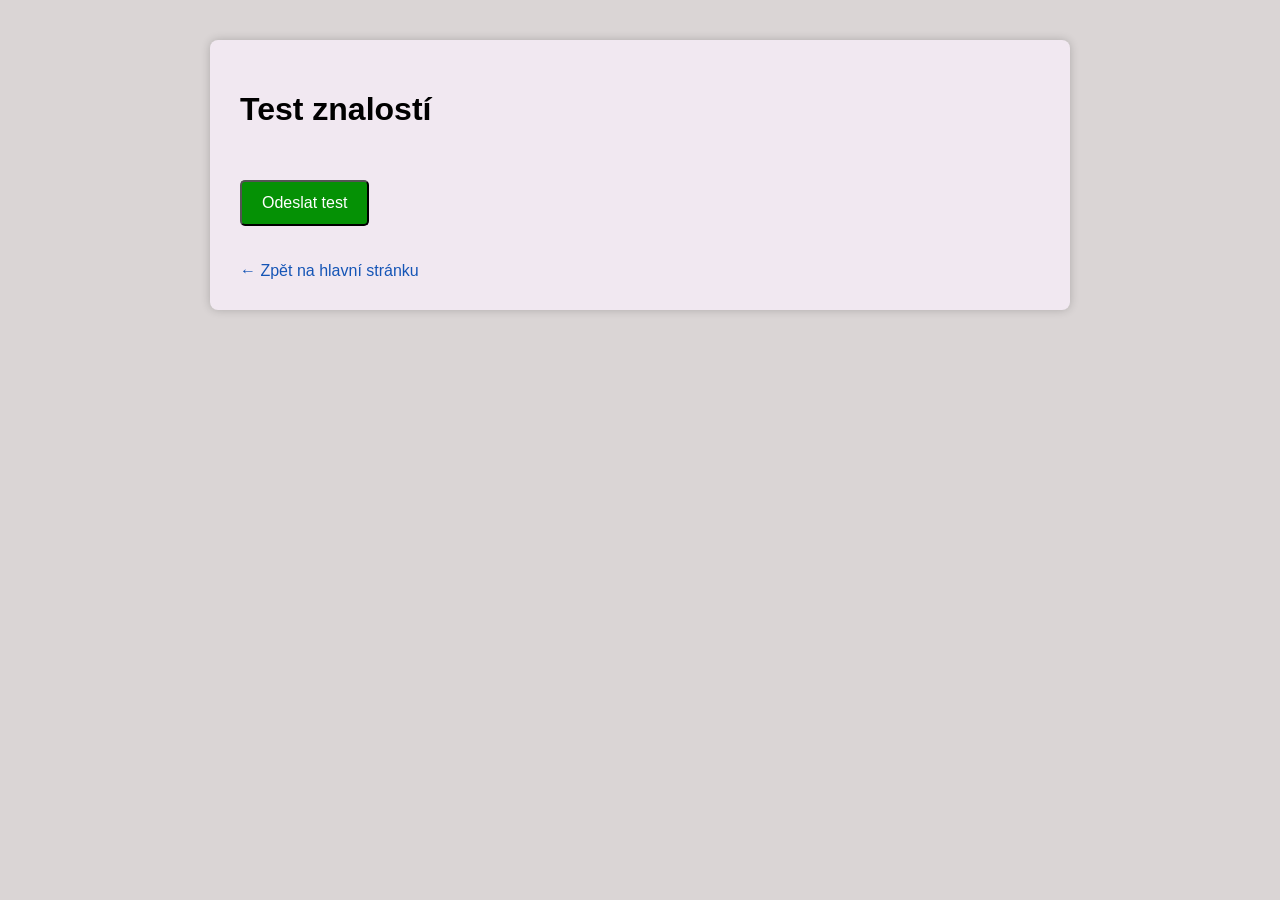
<file: test.html>
<!DOCTYPE html>
<html lang="cs">
<head>
    <meta charset="UTF-8">
    <title>Test – Bezpečný internet</title>
    <link rel="stylesheet" href="style.css">
</head>
<body>

<div class="card">
    <h1>Test znalostí</h1>

    <div id="test-area"></div>

    <button id="submit-test" class="test-button">Odeslat test</button>

    <p id="result"></p>
   
    <a href="index.html" class="back-link">← Zpět na hlavní stránku</a>
</div>


<script src="questions.js"></script>
<script src="script.js"></script>

</body>
</html>
</file>
<file: style.css>
body {
    background-color: #dad5d5;
    font-family: Arial, sans-serif;
    margin: 0;
    padding: 0;
}

.card {
    background-color: rgb(241, 232, 241);
    width: 800px;
    margin: 40px auto;
    padding: 30px;
    border-radius: 8px;
    box-shadow: 0 0 10px rgba(0,0,0,0.2);
}
ul {
    list-style: none;
    padding: 0;
}

li {
    margin-bottom: 12px;
}

li a {
    display: inline-block;
    background-color: #1555b6;
    color: white;
    padding: 10px 16px;
    border-radius: 5px;
    text-decoration: none;
    font-size: 16px;
}

li a:hover {
    background-color: #1555b6;
}
.back-link {
    display: inline-block;
    margin-top: 20px;
    color: #1555b6;
    text-decoration: none;
}

.back-link:hover {
    text-decoration: underline;
}
h2 {
    margin-top: 30px;
    color: #333333;
}
.test-button {
    display: inline-block;
    margin-top: 30px;
    padding: 12px 20px;
    background-color: #059105;
    color: white;
    text-decoration: none;
    border-radius: 5px;
    font-size: 16px;
}

.test-button:hover {
    background-color: #059105;
}

.question {
    margin-top: 30px;
}

label {
    display: block;
    margin-bottom: 8px;
}

.wrong {
color: red;
font-weight: bold;
}

.correct {
color: green;
font-weight: bold;
}
</file>
